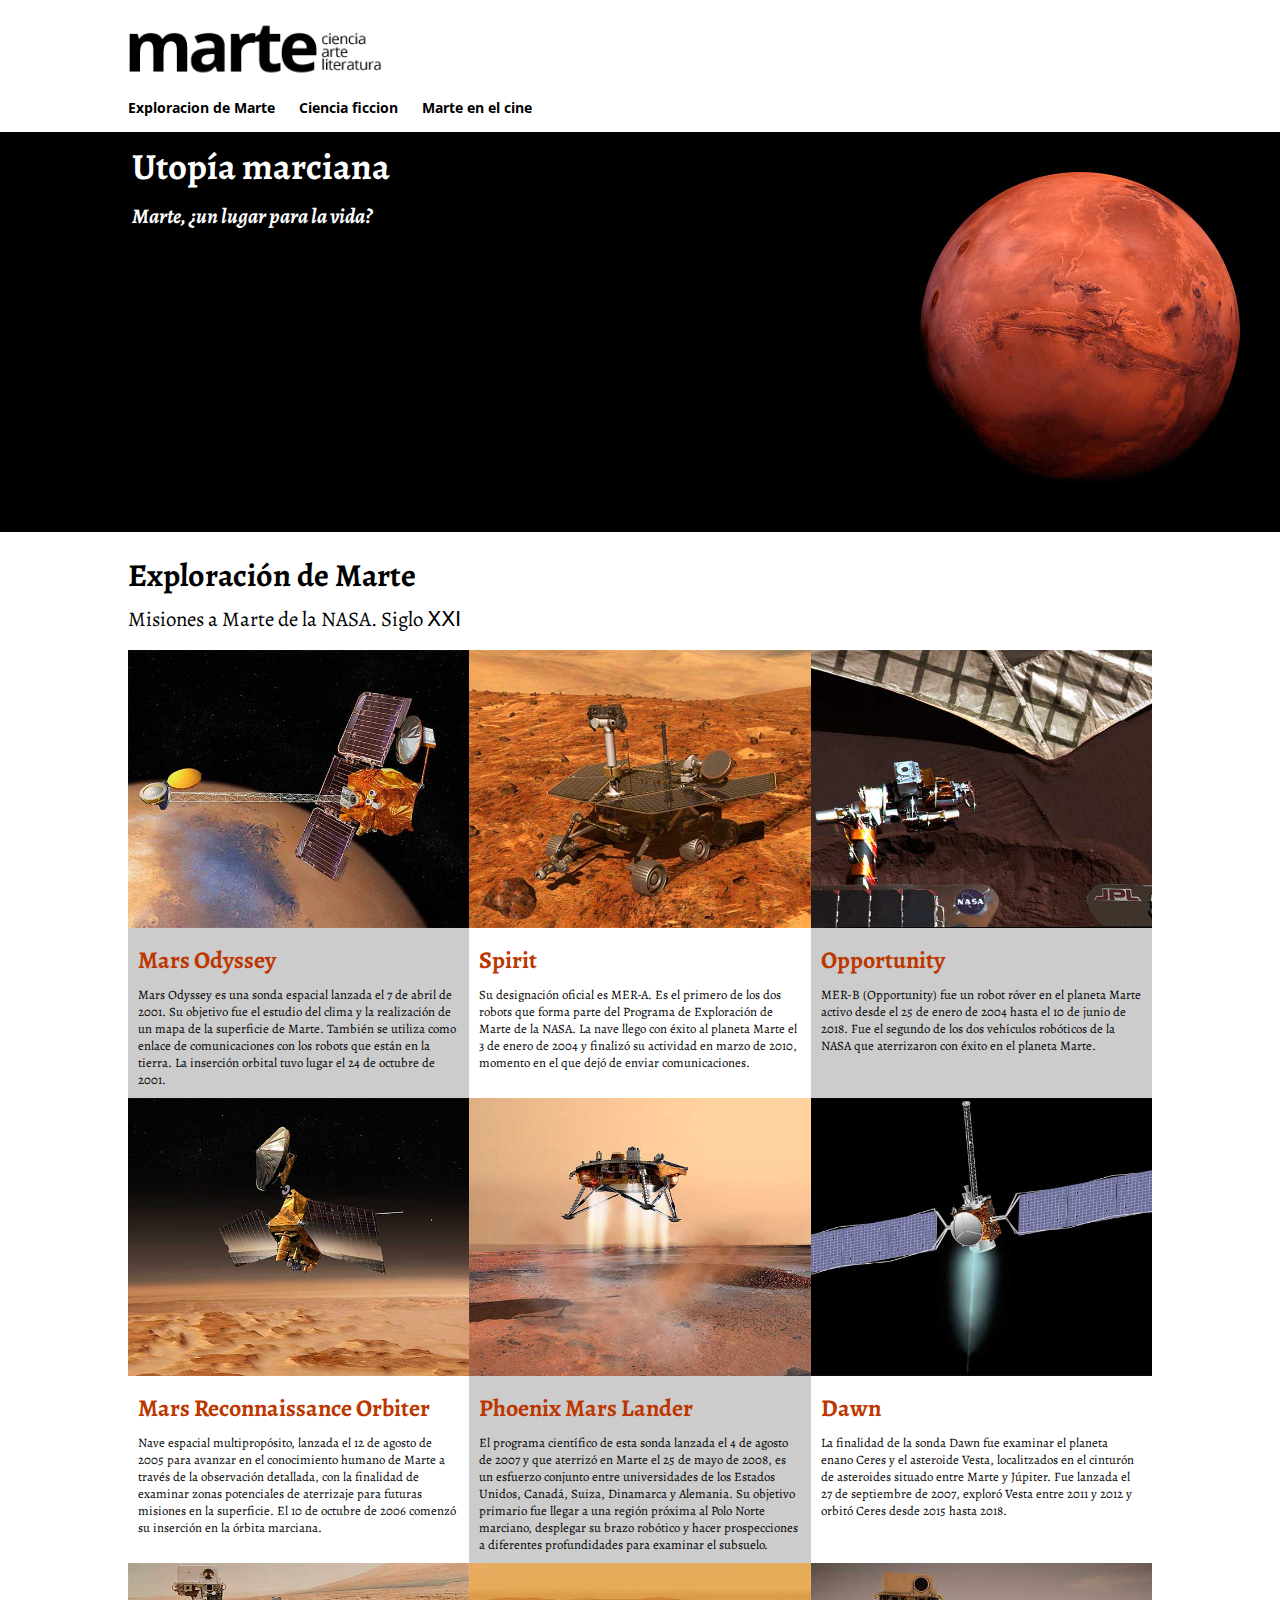
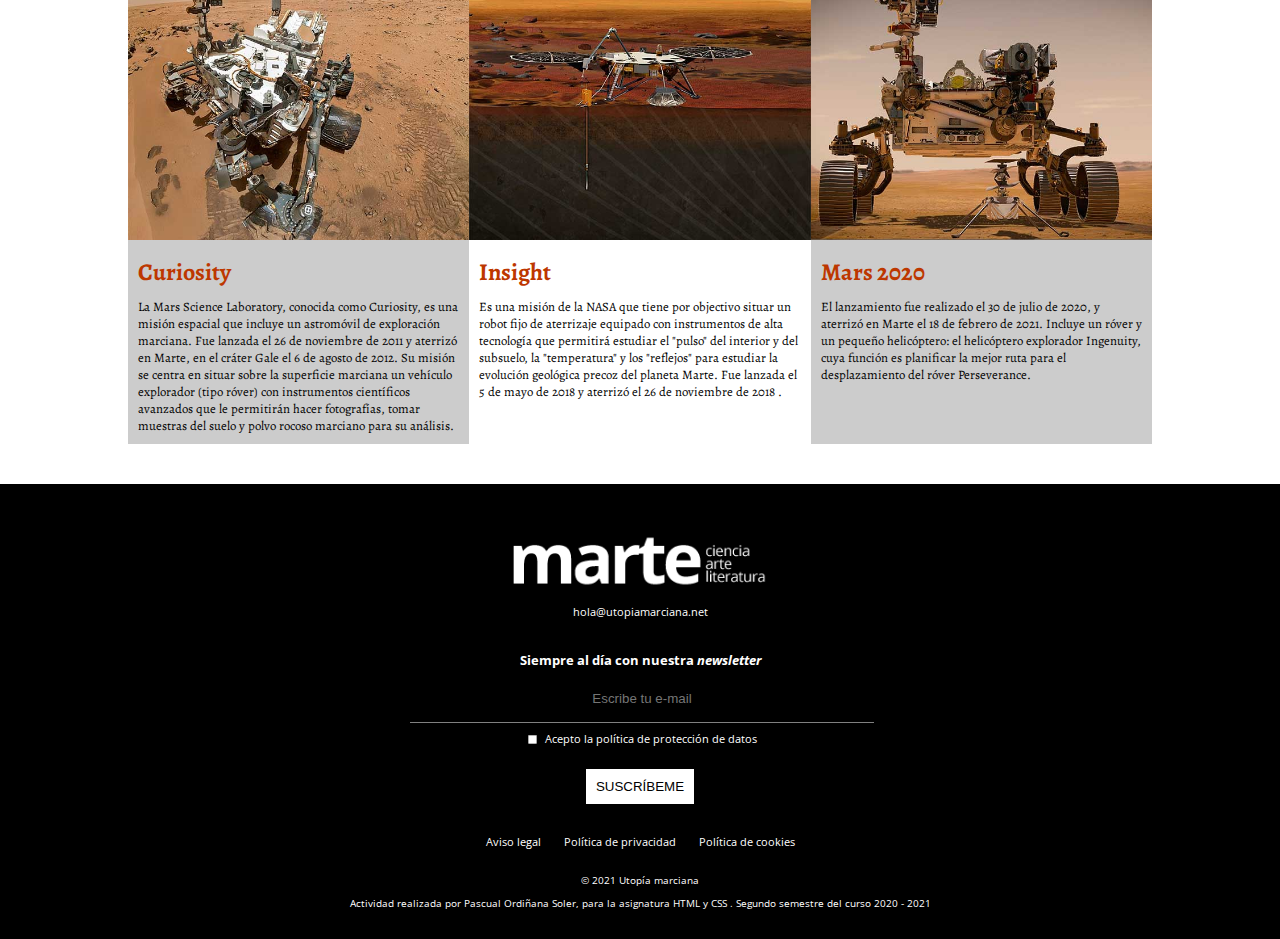
<file: index.html>
<!DOCTYPE html>
<html lang="es">
<title>Marte Ciencia, arte y literatura</title>
<meta charset="UTF-8">
<link rel="stylesheet" href="css/estilos.css">

<body>
    <header>
        <a href="index.html"><img class="imgHeader" src="img/logo-black-es.png"
                alt="Marte Ciencia, arte y literatura"></a>
        <nav id="menuNavegacion">
            <ul>
                <li><a href="#exploracionMarte">Exploracion de Marte</a></li>
                <li><a href="ciencia-ficcion.html">Ciencia ficcion</a></li>
                <li><a href="marte-en-el-cine.html">Marte en el cine</a></li>
            </ul>
        </nav>
    </header>
    <main class="main">
        <section class="utopia">
            <h1>Utopía marciana</h1>
            <h2>Marte, ¿un lugar para la vida?</h2>
        </section>
        <section class="misiones">
            <h1 id="exploracionMarte">Exploración de Marte</h1>
            <h2>Misiones a Marte de la NASA. Siglo <span>&#8553;&#8553;&#8544;</span> </h2>
            <div class="mision">
                <figure>
                    <img src="img/mars-odyssey.jpg" alt="Mars Odyssey">
                    <figcaption><a href="">Mars Odyssey</a></figcaption>
                </figure>
                <p>Mars Odyssey es una sonda espacial lanzada el <time datetime="2001-04-07">7 de abril de 2001</time>.
                    Su objetivo fue el estudio del
                    clima y la realización de un mapa de la superficie de Marte. También se utiliza como enlace de
                    comunicaciones con los robots que están en la tierra. La inserción orbital tuvo lugar el <time
                        datetime="2001-10-24">24 de
                        octubre de 2001</time>.</p>
            </div>
            <div class="mision">
                <figure>
                    <img src="img/spirit.jpg" alt="Spirit">
                    <figcaption><a href="">Spirit</a></figcaption>
                </figure>
                <p>Su designación oficial es <abbr title="Mars Exploration Rover - A">MER-A</abbr>. Es el primero de los
                    dos robots que forma parte del Programa de
                    Exploración de Marte de la <abbr title="National Aeronautics and Space Administration">NASA</abbr>.
                    La nave llego con éxito al planeta Marte el <time datetime="2004-01-03">3 de enero de 2004</time>
                    y
                    finalizó su actividad en <time datetime="2010-03">marzo de 2010</time>, momento en el que dejó de
                    enviar comunicaciones.</p>
            </div>
            <div class="mision">
                <figure>
                    <img src="img/opportunity.jpg" alt="Opportunity">
                    <figcaption><a href="">Opportunity</a></figcaption>
                </figure>
                <p><abbr title="Mars Exploration Rover - B">MER-B</abbr> (Opportunity) fue un robot róver en el planeta
                    Marte activo desde el <time datetime="2004-01-25">25 de enero de 2004</time>
                    hasta
                    el <time datetime="2018-06-10">10 de junio de 2018</time>. Fue el segundo de los dos vehículos
                    robóticos de la <abbr title="National Aeronautics and Space Administration">NASA</abbr> que
                    aterrizaron
                    con
                    éxito en el planeta Marte.</p>
            </div>
            <div class="mision">
                <figure>
                    <img src="img/mars-reconnaissance-orbiter.jpg" alt="Mars Reconnaissance Orbiter">
                    <figcaption><a href="">Mars Reconnaissance Orbiter</a></figcaption>
                </figure>
                <p>Nave espacial multipropósito, lanzada el <time datetime="2005-08-12">12 de agosto de 2005</time> para
                    avanzar en el conocimiento
                    humano
                    de Marte a través de la observación detallada, con la finalidad de examinar zonas potenciales de
                    aterrizaje para futuras misiones en la superficie. El <time datetime="2006-10-10">10 de octubre de
                        2006</time> comenzó su inserción
                    en
                    la órbita marciana.</p>
            </div>
            <div class="mision">
                <figure>
                    <img src="img/phoenix-mars-lander.jpg" alt="Phoenix Mars Lander">
                    <figcaption><a href="">Phoenix Mars Lander</a></figcaption>
                </figure>
                <p>El programa científico de esta sonda lanzada el <time datetime="2007-08-04">4 de agosto de
                        2007</time> y que aterrizó en Marte el <time datetime="2008-05-25">25 de mayo de 2008</time>, es
                    un esfuerzo conjunto entre
                    universidades de los Estados Unidos, Canadá, Suiza,
                    Dinamarca y Alemania. Su objetivo primario fue llegar a una región próxima al Polo Norte
                    marciano,
                    desplegar su brazo robótico y hacer prospecciones a diferentes profundidades para examinar el
                    subsuelo.</p>
            </div>
            <div class="mision">
                <figure>
                    <img src="img/dawn.jpg" alt="Dawn">
                    <figcaption><a href="">Dawn</a></figcaption>
                </figure>
                <p>La finalidad de la sonda Dawn fue examinar el planeta enano Ceres y el asteroide Vesta,
                    localitzados
                    en el cinturón de asteroides situado entre Marte y Júpiter. Fue lanzada el <time
                        datetime="2007-09-27">27 de septiembre de
                        2007</time>,
                    exploró Vesta entre <time datetime="2011">2011</time> y <time datetime="2012">2012</time> y orbitó
                    Ceres desde <time datetime="2015">2015</time> hasta <time datetime="2018">2018</time>.</p>
            </div>
            <div class="mision">
                <figure>
                    <img src="img/curiosity.jpg" alt="Curiosity">
                    <figcaption><a href="">Curiosity</a></figcaption>
                </figure>
                <p>La Mars Science Laboratory, conocida como Curiosity, es una misión espacial que incluye un
                    astromóvil
                    de exploración marciana. Fue lanzada el <time datetime="2011-11-26">26 de noviembre de 2011</time> y
                    aterrizó en Marte, en el
                    cráter
                    Gale el <time datetime="2012-08-06">6 de agosto de 2012</time>. Su misión se centra en situar sobre
                    la superficie marciana un
                    vehículo
                    explorador (tipo róver) con instrumentos científicos avanzados que le permitirán hacer
                    fotografías,
                    tomar muestras del suelo y polvo rocoso marciano para su análisis.</p>
            </div>
            <div class="mision">
                <figure>
                    <img src="img/insight.jpg" alt="Insight">
                    <figcaption><a href="">Insight</a></figcaption>
                </figure>
                <p>Es una misión de la <abbr title="National Aeronautics and Space Administration">NASA</abbr> que tiene
                    por objectivo situar un robot fijo de aterrizaje equipado con
                    instrumentos de alta tecnología que permitirá estudiar el "pulso" del interior y del subsuelo,
                    la
                    "temperatura" y los "reflejos" para estudiar la evolución geológica precoz del planeta Marte.
                    Fue
                    lanzada el <time datetime="2018-05-05">5 de mayo de 2018</time> y aterrizó el <time
                        datetime="2018-11-26">26 de noviembre de 2018</time>
                    .</p>
            </div>
            <div class="mision">
                <figure>
                    <img src="img/mars-2020.jpg" alt="Mars 2020">
                    <figcaption><a href="./mars-2020.html">Mars 2020</a></figcaption>
                </figure>
                <p>El lanzamiento fue realizado el <time datetime="2020-07-30">30 de julio de 2020</time>, y aterrizó en
                    Marte el <time datetime="2021-02-18">18 de febrero de
                        2021</time>.
                    Incluye un róver y un pequeño helicóptero: el helicóptero explorador Ingenuity, cuya función es
                    planificar la mejor ruta para el desplazamiento del róver Perseverance.</p>
            </div>
        </section>
    </main>
    <footer>
        <img src="img/logo-white-es.png" alt="Marte Ciencia, arte y literatura">
        <div class="footerMail">
            <p><a href="mailto:hola@utopiamarciana.net">hola@utopiamarciana.net</a></p>
        </div>
        <div class="lemaFooter">
            <p>Siempre al día con nuestra <i>newsletter</i></p>
        </div>
        <div class="formulario">
            <form>
                <input class="inputText" type="text" name="email" placeholder="Escribe tu e-mail">
                <input type="checkbox" id="cBPoli" name="cBPoli">
                <label class="labelInputText" for="cBPoli">Acepto la política de protección de
                    datos</label>
                <input type="submit" value="SUSCRÍBEME">
            </form>
        </div>
        <div>
            <ul>
                <li><a href="">Aviso legal</a></li>
                <li><a href="">Política de privacidad</a></li>
                <li><a href="">Política de cookies</a></li>
            </ul>
        </div>
        <div class="copyright">
            <p>&copy; 2021 Utopía marciana</p>
            <p>Actividad realizada por Pascual Ordiñana Soler, para la asignatura <abbr
                    title="HyperText Markup Language">HTML</abbr> y <abbr title=" Cascading Style Sheets">CSS</abbr> .
                Segundo semestre del
                curso <time datetime="2020">2020</time> - <time datetime="2021">2021</time></p>
        </div>
    </footer>
</body>
</file>
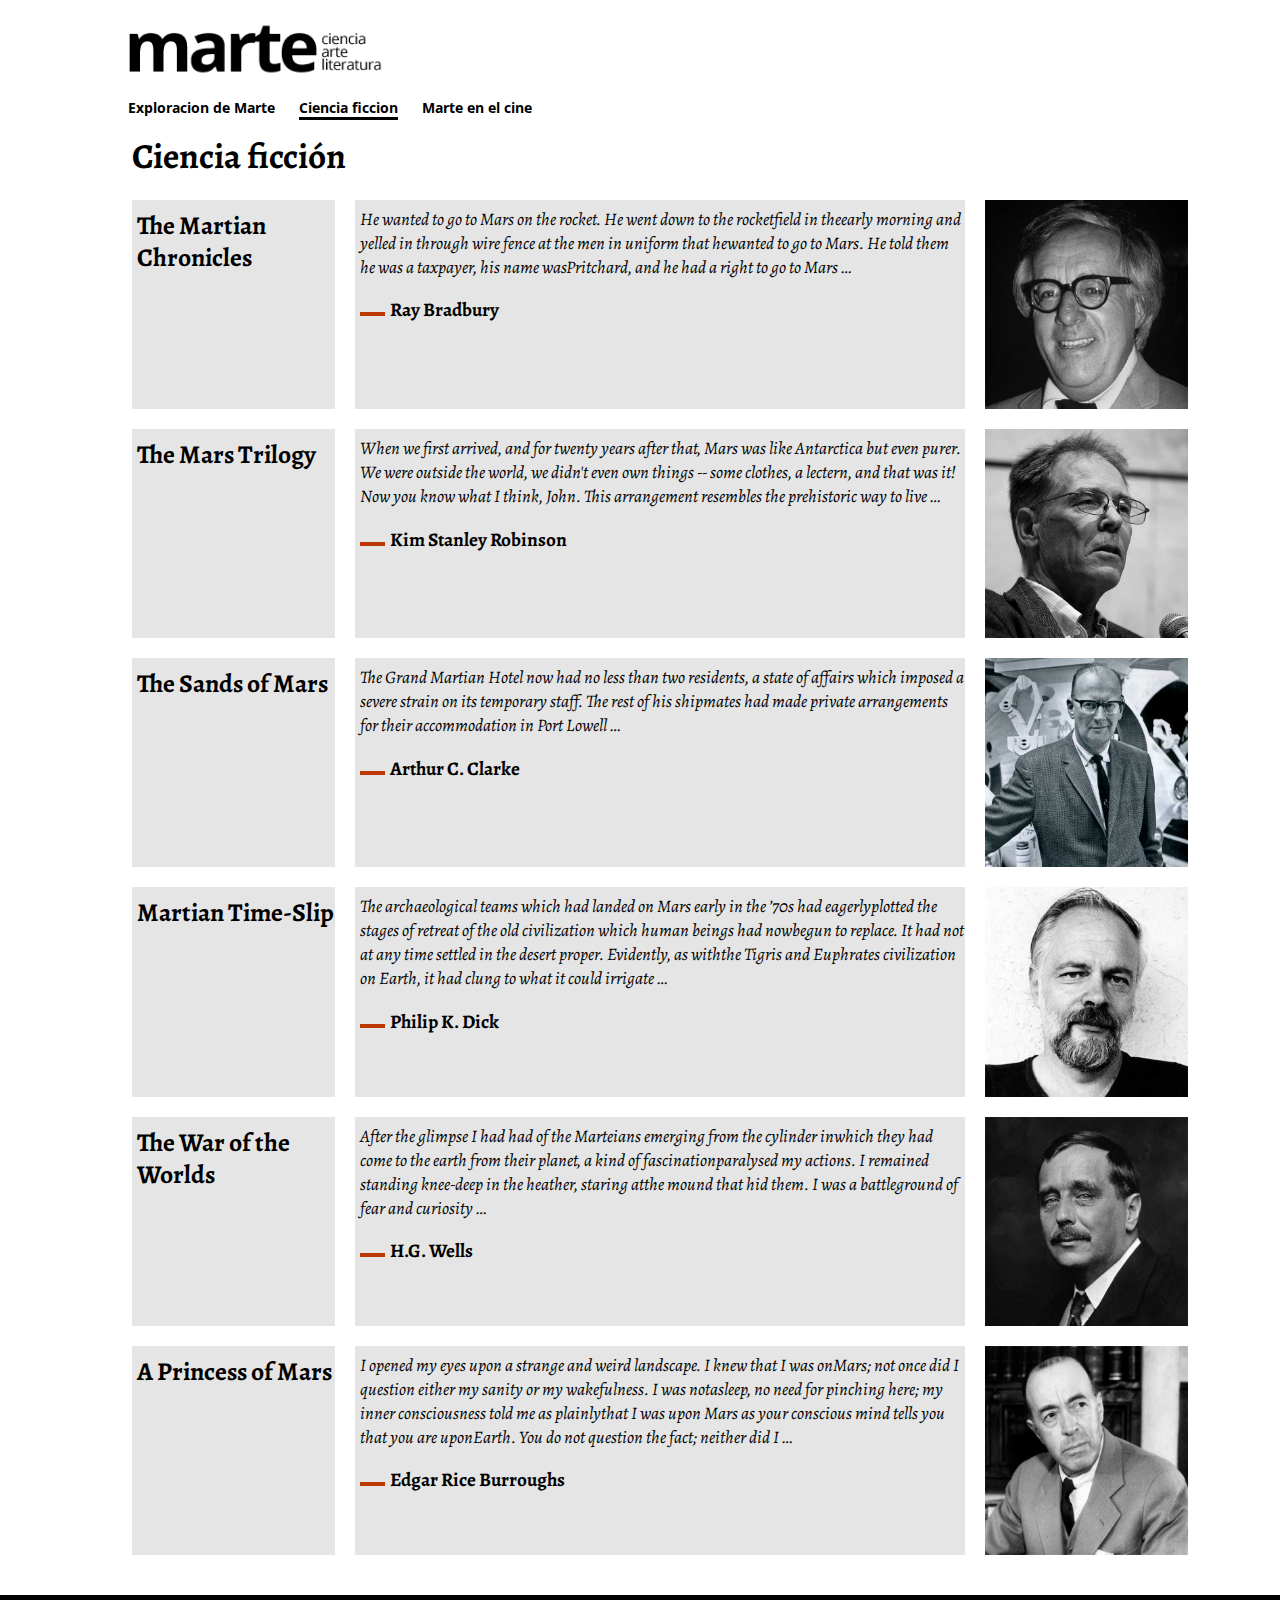
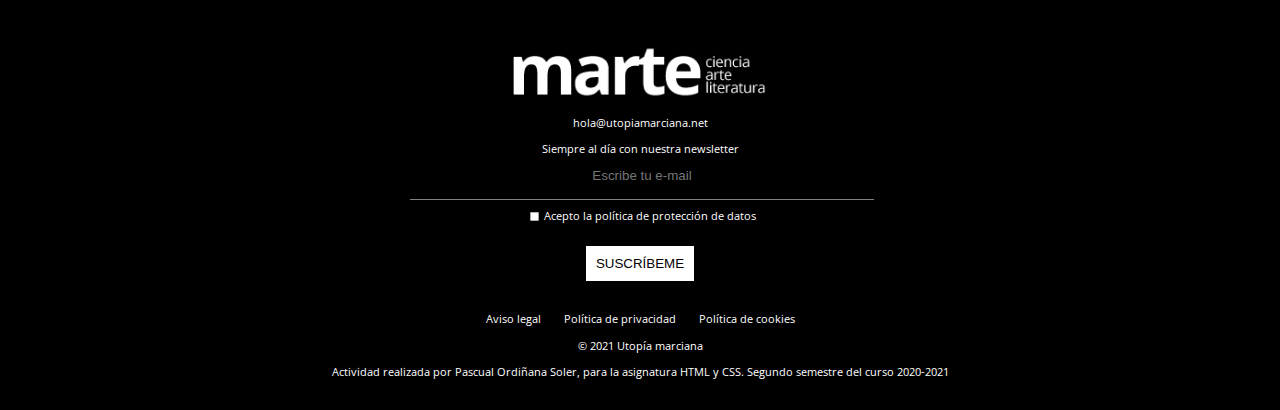
<file: ciencia-ficcion.html>
<!DOCTYPE html>
<html lang="es">
<title>Ciencia ficcion</title>
<meta charset="UTF-8">
<link rel="stylesheet" href="css/estilos.css">

<body>
    <header>
        <a href="index.html"><img class="imgHeader" src="img/logo-black-es.png"
                alt="Marte Ciencia, arte y literatura"></a>
        <nav id="menuNavegacion">
            <ul>
                <li><a href="mars-2020.html">Exploracion de Marte</a></li>
                <li><a href="ciencia-ficcion.html" class="linkActive">Ciencia ficcion</a></li>
                <li><a href="marte-en-el-cine.html">Marte en el cine</a></li>
            </ul>
        </nav>
    </header>
    <main class="main">
        <section class="containerCienciaFiccion">
            <h1 class="h1CienciaFiccion">Ciencia ficción</h1>
            <article>
                <h2>The Martian Chronicles</h2>
                <blockquote>
                    <p lang="en">He wanted to go to Mars on the rocket. He went down to the rocketfield in theearly
                        morning and
                        yelled in through wire fence at the men in uniform that hewanted to go to Mars. He told them he
                        was a taxpayer, his name wasPritchard, and he had a right to go to Mars …</p>
                    <div class="underlineCite"></div><cite>Ray Bradbury</cite>
                </blockquote>
                <figure>
                    <img src="img/ray-bradbury.jpg" alt="Ray Bradbury">
                </figure>
            </article>
            <article>
                <h2>The Mars Trilogy</h2>
                <blockquote>
                    <p lang="en">When we first arrived, and for twenty years after that, Mars was like Antarctica but
                        even purer.
                        We were outside the world, we didn't even own things -- some clothes, a lectern, and that was
                        it! Now you know what I think, John. This arrangement resembles the prehistoric way to live …
                    </p>

                    <div class="underlineCite"></div><cite>Kim Stanley Robinson </cite>

                </blockquote>
                <figure>
                    <img src="img/kim-stanley-robinson.jpg" alt="Kim Stanley Robinson">
                </figure>
            </article>
            <article>
                <h2>The Sands of Mars</h2>
                <blockquote>
                    <p lang="en">The Grand Martian Hotel now had no less than two residents, a state of affairs which
                        imposed a
                        severe strain on its temporary staff. The rest of his shipmates had made private arrangements
                        for their accommodation in Port Lowell …</p>
                    <div class="underlineCite"></div><cite>Arthur C. Clarke</cite>
                </blockquote>
                <figure>
                    <img src="img/arthur-c-clarke.jpg" alt="Arthur C. Clarke">
                </figure>
            </article>
            <article>
                <h2>Martian Time-Slip</h2>
                <blockquote>
                    <p lang="en">The archaeological teams which had landed on Mars early in the ’70s had eagerlyplotted
                        the stages
                        of retreat of the old civilization which human beings had nowbegun to replace. It had not at any
                        time settled in the desert proper. Evidently, as withthe Tigris and Euphrates civilization on
                        Earth, it had clung to what it could irrigate …</p>

                    <div class="underlineCite"></div><cite>Philip K. Dick </cite>

                </blockquote>
                <figure>
                    <img src="img/philip-k-dick.jpg" alt="Philip K. Dick ">
                </figure>
            </article>
            <article>
                <h2>The War of the Worlds</h2>
                <blockquote>
                    <p lang="en">After the glimpse I had had of the Marteians emerging from the cylinder inwhich they
                        had come to
                        the earth from their planet, a kind of fascinationparalysed my actions. I remained standing
                        knee-deep in the heather, staring atthe mound that hid them. I was a battleground of fear and
                        curiosity …</p>

                    <div class="underlineCite"></div><cite>H.G. Wells</cite>

                </blockquote>
                <figure>
                    <img src="img/h-g-wells.jpg" alt="H.G. Wells">
                </figure>
            </article>
            <article>
                <h2>A Princess of Mars</h2>
                <blockquote>
                    <p lang="en">I opened my eyes upon a strange and weird landscape. I knew that I was onMars; not once
                        did I
                        question either my sanity or my wakefulness. I was notasleep, no need for pinching here; my
                        inner consciousness told me as plainlythat I was upon Mars as your conscious mind tells you that
                        you are uponEarth. You do not question the fact; neither did I …</p>

                    <div class="underlineCite"></div><cite>Edgar Rice Burroughs </cite>

                </blockquote>
                <figure>
                    <img src="img/edgar-rice-burroughs.jpg" alt="Edgar Rice Burroughs">
                </figure>
            </article>
        </section>
    </main>
    <footer>
        <img src="img/logo-white-es.png" alt="Marte Ciencia, arte y literatura">
        <div>
            <p><a href="mailto:hola@utopiamarciana.net">hola@utopiamarciana.net</a></p>
        </div>
        <div>
            <p>Siempre al día con nuestra newsletter</p>
        </div>
        <div class="formulario">
            <form>
                <input type="text" name="email" placeholder="Escribe tu e-mail">
                <input type="checkbox" id="cBPoli" name="cBPoli"><label for="cBPoli">Acepto la política de protección de
                    datos</label>
                <input type="submit" value="SUSCRÍBEME">
            </form>
        </div>
        <div>
            <ul>
                <li><a href="">Aviso legal</a></li>
                <li><a href="">Política de privacidad</a></li>
                <li><a href="">Política de cookies</a></li>
            </ul>
        </div>
        <div>
            <p>&copy; 2021 Utopía marciana</p>
            <p>Actividad realizada por Pascual Ordiñana Soler, para la asignatura <abbr
                    title="HyperText Markup Language">HTML</abbr> y <abbr title=" Cascading Style Sheets">CSS</abbr>.
                Segundo semestre del
                curso <time datetime="2020">2020</time>-<time datetime="2021">2021</time></p>
        </div>
    </footer>
</body>
</file>
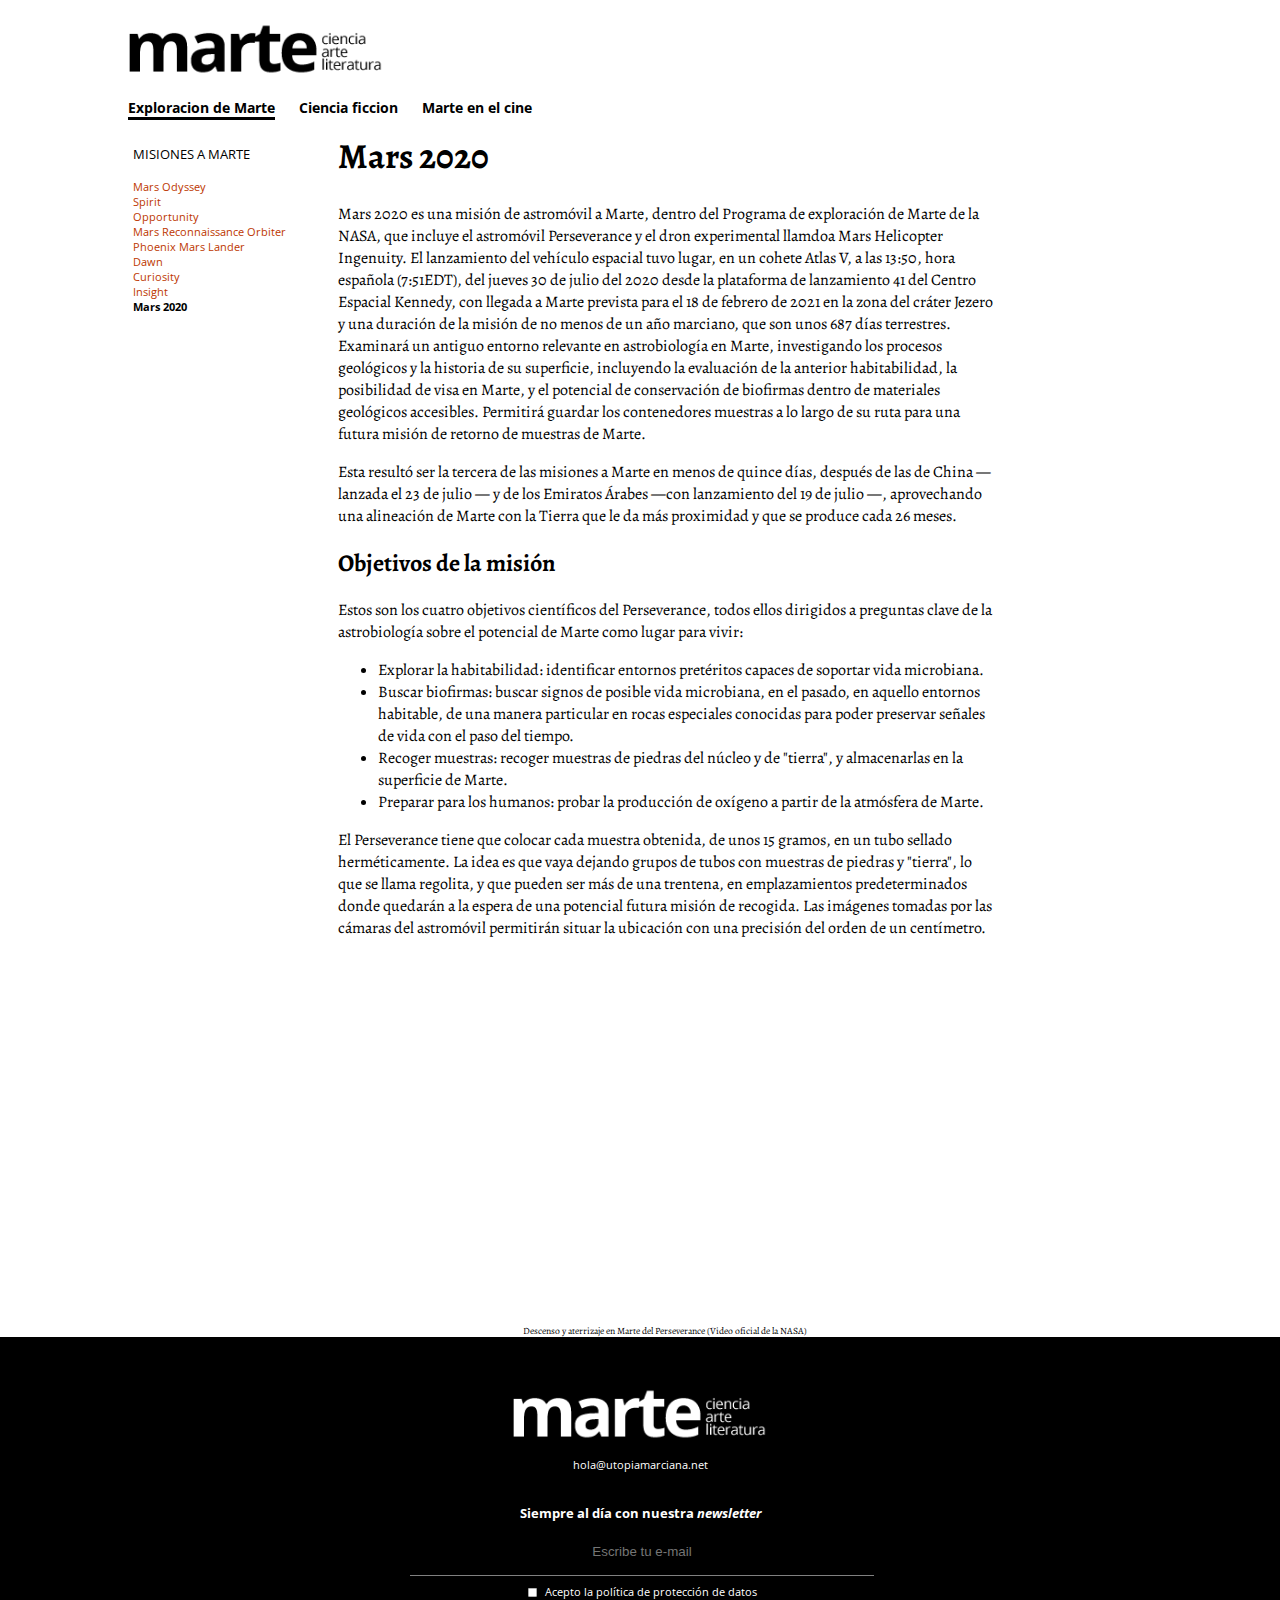
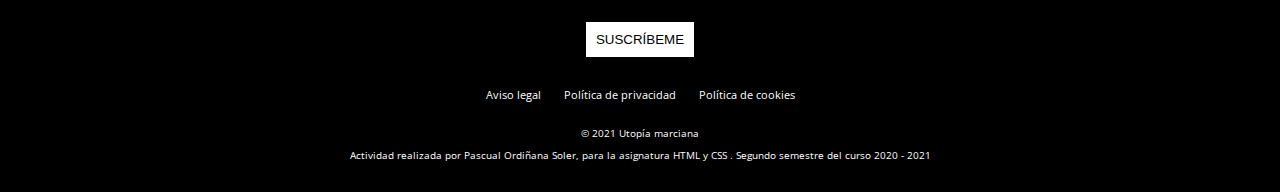
<file: mars-2020.html>
<!DOCTYPE html>
<html lang="es">
<title>Marte 2020</title>
<meta charset="UTF-8">
<link rel="stylesheet" href="css/estilos.css">

<body>
    <header>
        <a href="index.html"><img class="imgHeader" src="img/logo-black-es.png"
                alt="Marte Ciencia, arte y literatura"></a>
        <nav id="menuNavegacion">
            <ul>
                <li><a href="mars-2020.html" class="linkActive">Exploracion de Marte</a></li>
                <li><a href="ciencia-ficcion.html">Ciencia ficcion</a></li>
                <li><a href="marte-en-el-cine.html">Marte en el cine</a></li>
            </ul>
        </nav>
    </header>
    <main class="mainMars2020">
        <article class="articleMars2020">
            <h1 class="h1Mars2020">Mars 2020</h1>
            <p>Mars 2020 es una misión de astromóvil a Marte, dentro del Programa de exploración de Marte de la
                <abbr title="National Aeronautics and Space Administration">NASA</abbr>, que incluye el astromóvil Perseverance y el dron experimental llamdoa Mars Helicopter
                Ingenuity. El lanzamiento del vehículo espacial tuvo lugar, en un cohete Atlas V, a las <time datetime="13:50"></time> 13:50, hora
                española (<time datetime="07:51">7:51</time><abbr title="Eastern Daylight Time">EDT</abbr>), del <time datetime="2020-07-30">jueves 30 de julio del 2020</time> desde la plataforma de lanzamiento 41 del
                Centro Espacial Kennedy, con llegada a Marte prevista para el <time datetime="2021-02-18">18 de febrero de 2021</time> en la zona del
                cráter Jezero y una duración de la misión de no menos de un año marciano, que son unos 687 días
                terrestres. Examinará un antiguo entorno relevante en astrobiología en Marte, investigando los
                procesos geológicos y la historia de su superficie, incluyendo la evaluación de la anterior
                habitabilidad, la posibilidad de visa en Marte, y el potencial de conservación de biofirmas dentro
                de materiales geológicos accesibles. Permitirá guardar los contenedores muestras a lo largo de su
                ruta para una futura misión de retorno de muestras de Marte.</p>
            <p>Esta resultó ser la tercera de las misiones a Marte en menos de quince días, después de las de China
                —lanzada el <time datetime="07-23">23 de julio</time> — y de los Emiratos Árabes —con lanzamiento del <time datetime="07-19">19 de julio</time> —, aprovechando
                una alineación de Marte con la Tierra que le da más proximidad y que se produce cada 26 meses.</p>
            <h2>Objetivos de la misión</h2>
            <p>Estos son los cuatro objetivos científicos del Perseverance, todos ellos dirigidos a preguntas clave
                de la astrobiología sobre el potencial de Marte como lugar para vivir:</p>
            <ul>
                <li>Explorar la habitabilidad: identificar entornos pretéritos capaces de soportar vida microbiana.
                </li>
                <li>Buscar biofirmas: buscar signos de posible vida microbiana, en el pasado, en aquello entornos
                    habitable, de una manera particular en rocas especiales conocidas para poder preservar señales
                    de vida con el paso del tiempo.</li>
                <li>Recoger muestras: recoger muestras de piedras del núcleo y de "tierra", y almacenarlas en la
                    superficie de Marte.</li>
                <li>Preparar para los humanos: probar la producción de oxígeno a partir de la atmósfera de Marte.
                </li>
            </ul>
            <p>El Perseverance tiene que colocar cada muestra obtenida, de unos 15 gramos, en un tubo sellado
                herméticamente. La idea es que vaya dejando grupos de tubos con muestras de piedras y "tierra", lo
                que se llama regolita, y que pueden ser más de una trentena, en emplazamientos predeterminados donde
                quedarán a la espera de una potencial futura misión de recogida. Las imágenes tomadas por las
                cámaras del astromóvil permitirán situar la ubicación con una precisión del orden de un centímetro.
            </p>
            <figure class="figureVideo">
                <iframe class="iframeVideo" src="https://www.youtube.com/embed/4czjS9h4Fpg" title="YouTube video player"
                    allow="accelerometer; autoplay; clipboard-write; encrypted-media; gyroscope; picture-in-picture"
                    allowfullscreen></iframe>
                <figcaption class="figcaptionMars2020">Descenso y aterrizaje en Marte del Perseverance (Video oficial de
                    la <abbr title="National Aeronautics and Space Administration">NASA</abbr>)</figcaption>
            </figure>
        </article>
        <div class="misionesMarteMars2020">
            <h3>MISIONES A MARTE</h3>
            <ul>
                <li><a href="#">Mars Odyssey</a></li>
                <li><a href="#">Spirit</a></li>
                <li><a href="#">Opportunity</a></li>
                <li><a href="#">Mars Reconnaissance Orbiter</a></li>
                <li><a href="#">Phoenix Mars Lander</a></li>
                <li><a href="#">Dawn</a></li>
                <li><a href="#">Curiosity</a></li>
                <li><a href="#">Insight</a></li>
                <li><a href="/mars-2020.html" class="linkActiveMisiones">Mars 2020</a></li>
            </ul>
        </div>
    </main>
    <footer>
        <img src="img/logo-white-es.png" alt="Marte Ciencia, arte y literatura">
        <div class="footerMail">
            <p><a href="mailto:hola@utopiamarciana.net">hola@utopiamarciana.net</a></p>
        </div>
        <div class="lemaFooter">
            <p>Siempre al día con nuestra <i>newsletter</i></p>
        </div>
        <div class="formulario">
            <form>
                <input class="inputText" type="text" name="email" placeholder="Escribe tu e-mail">
                <input type="checkbox" id="cBPoli" name="cBPoli">
                <label class="labelInputText" for="cBPoli">Acepto la política de protección de
                    datos</label>
                <input type="submit" value="SUSCRÍBEME">
            </form>
        </div>
        <div>
            <ul>
                <li><a href="">Aviso legal</a></li>
                <li><a href="">Política de privacidad</a></li>
                <li><a href="">Política de cookies</a></li>
            </ul>
        </div>
        <div class="copyright">
            <p>&copy; 2021 Utopía marciana</p>
            <p>Actividad realizada por Pascual Ordiñana Soler, para la asignatura <abbr
                    title="HyperText Markup Language">HTML</abbr> y <abbr title=" Cascading Style Sheets">CSS</abbr> .
                Segundo semestre del
                curso <time datetime="2020">2020</time> - <time datetime="2021">2021</time></p>
        </div>
    </footer>
</body>
</file>
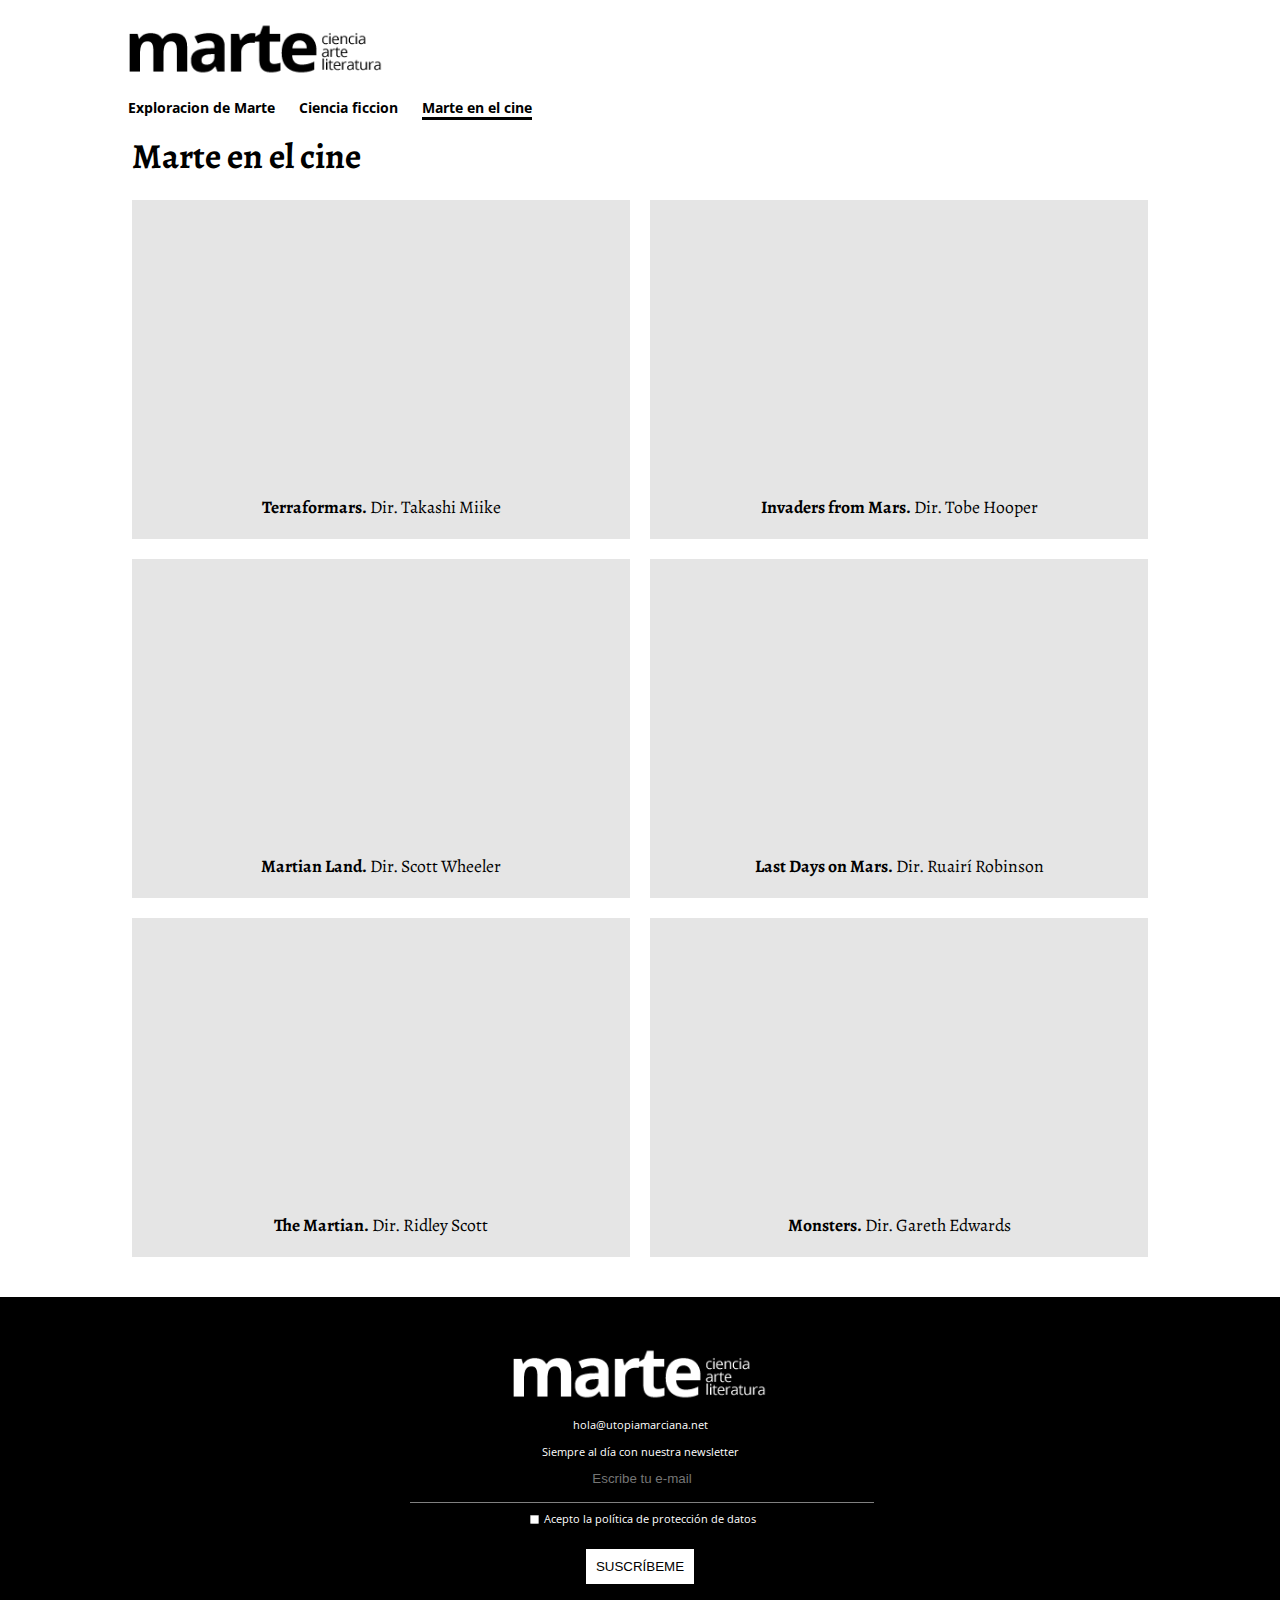
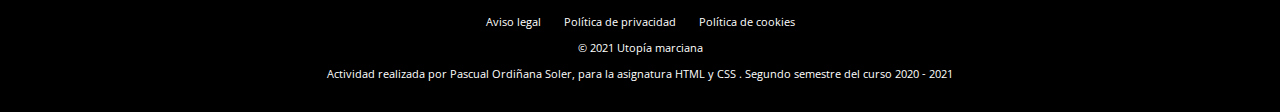
<file: marte-en-el-cine.html>
<!DOCTYPE html>
<html lang="es">
<title>Marte en el cine</title>
<meta charset="UTF-8">
<link rel="stylesheet" href="css/estilos.css">

<body>
    <header>
        <a href="index.html"><img class="imgHeader" src="img/logo-black-es.png"
                alt="Marte Ciencia, arte y literatura"></a>
        <nav id="menuNavegacion">
            <ul>
                <li><a href="mars-2020.html">Exploracion de Marte</a></li>
                <li><a href="ciencia-ficcion.html">Ciencia ficcion</a></li>
                <li><a href="marte-en-el-cine.html" class="linkActive">Marte en el cine</a></li>
            </ul>
        </nav>
    </header>
    <main class="main">
        <section class="containerMarteCine">
            <h1 class="h1CienciaFiccion">Marte en el cine</h1>
            <ul>
                <li>
                    <figure>
                        <iframe src="https://www.youtube.com/embed/pDNZul1RMcQ" title="YouTube video player"
                            allow="accelerometer; autoplay; clipboard-write; encrypted-media; gyroscope; picture-in-picture"
                            allowfullscreen></iframe>
                        <figcaption><b>Terraformars.</b> Dir. Takashi Miike</figcaption>
                    </figure>
                </li>
                <li>
                    <figure>
                        <iframe src="https://www.youtube.com/embed/wVH4RWzKZvk" title="YouTube video player"
                            allow="accelerometer; autoplay; clipboard-write; encrypted-media; gyroscope; picture-in-picture"
                            allowfullscreen></iframe>
                        <figcaption><b>Invaders from Mars.</b> Dir. Tobe Hooper</figcaption>
                    </figure>
                </li>
                <li>
                    <figure>
                        <iframe src="https://www.youtube.com/embed/IfpSo51jUUk" title="YouTube video player"
                            allow="accelerometer; autoplay; clipboard-write; encrypted-media; gyroscope; picture-in-picture"
                            allowfullscreen></iframe>
                        <figcaption><b>Martian Land.</b> Dir. Scott Wheeler</figcaption>
                    </figure>
                </li>
                <li>
                    <figure>
                        <iframe src="https://www.youtube.com/embed/ttA_Wxgo6js" title="YouTube video player"
                            allow="accelerometer; autoplay; clipboard-write; encrypted-media; gyroscope; picture-in-picture"
                            allowfullscreen></iframe>
                        <figcaption><b>Last Days on Mars.</b> Dir. Ruairí Robinson</figcaption>
                    </figure>
                </li>
                <li>
                    <figure>
                        <iframe src="https://www.youtube.com/embed/ej3ioOneTy8" title="YouTube video player"
                            allow="accelerometer; autoplay; clipboard-write; encrypted-media; gyroscope; picture-in-picture"
                            allowfullscreen></iframe>
                        <figcaption><b>The Martian.</b> Dir. Ridley Scott</figcaption>
                    </figure>
                </li>
                <li>
                    <figure>
                        <iframe src="https://www.youtube.com/embed/njeofv4dr9Q" title="YouTube video player"
                            allow="accelerometer; autoplay; clipboard-write; encrypted-media; gyroscope; picture-in-picture"
                            allowfullscreen></iframe>
                        <figcaption><b>Monsters.</b> Dir. Gareth Edwards</figcaption>
                    </figure>
                </li>
            </ul>
        </section>
    </main>
    <footer>
        <img src="img/logo-white-es.png" alt="Ciencia, arte y literatura">
        <div>
            <p><a href="mailto:hola@utopiamarciana.net">hola@utopiamarciana.net</a></p>
        </div>
        <div>
            <p>Siempre al día con nuestra newsletter</p>
        </div>
        <div class="formulario">
            <form>
                <input type="text" name="email" placeholder="Escribe tu e-mail">
                <input type="checkbox" id="cBPoli" name="cBPoli"><label for="cBPoli">Acepto la política de protección de
                    datos</label>
                <input type="submit" value="SUSCRÍBEME">
            </form>
        </div>
        <div>
            <ul>
                <li><a href="">Aviso legal</a></li>
                <li><a href="">Política de privacidad</a></li>
                <li><a href="">Política de cookies</a></li>
            </ul>
        </div>
        <div>
            <p>&copy; 2021 Utopía marciana</p>
            <p>Actividad realizada por Pascual Ordiñana Soler, para la asignatura <abbr
                    title="HyperText Markup Language">HTML</abbr> y <abbr title=" Cascading Style Sheets">CSS</abbr> .
                Segundo semestre del
                curso <time datetime="2020">2020</time> - <time datetime="2021">2021</time></p>
        </div>
    </footer>
</body>
</file>
<file: css/estilos.css>
@import url('https://fonts.googleapis.com/css2?family=Alegreya:ital,wght@0,400;0,700;1,400&display=swap');
@import url('https://fonts.googleapis.com/css2?family=Alegreya:ital,wght@0,400;0,700;1,400&family=Open+Sans:wght@400;700&display=swap');

/*----------------------------Reglas generales-------------------------------*/

html{
    font-family: 'Alegreya',serif;
}

body{
    margin: 0;
}

#menuNavegacion a{
    color: rgb(0, 0, 0);
    text-decoration: none;
}

#menuNavegacion a:hover{
    color: rgb(189, 55, 0);
}

#menuNavegacion a:active{
    color: rgb(0,0,0);
    border-bottom: 3px solid rgb(0, 0, 0);
}
#menuNavegacion{
    font-family: 'Open Sans', sans-serif;
    font-size: 0.9rem;
    font-weight: bolder;
}

abbr{
    text-decoration: none;
}

a{
    color: rgb(189, 55, 0);
    text-decoration: none;
}

a:hover{
    color: rgb(0, 0, 0);
}

.linkActive{
    border-bottom: 3px solid rgb(0, 0, 0);
}

.linkActiveMisiones{
    font-weight: bolder;
    color: rgb(0, 0, 0);
}

body{
    width: 100%;
}

body > header{
    text-align: center;
}

@media only screen and (min-width:600px){
    body > header{
        text-align: left;
        width: 80%;
        margin: auto;
    }
}

body > header > nav > ul{
    text-decoration: none;
    list-style: none;
    padding: 0;
}

@media only screen and (min-width:600px){
    #menuNavegacion li{
        display: inline;
        padding-right: 20px;
    }
}

.imgHeader{
    margin-top: 20px;
    width: 56%;
}

@media only screen and (min-width:600px){
    .imgHeader{
        width: 25%;
    }
}

.main img{
    width: 100%;
    height: auto;
}

footer{
    background-color: black;
    text-align: center;
    color: white;
    padding-top: 3rem;
    font-family: 'Open Sans';
    font-size: 0.7rem;
    padding-bottom: 20px;
}

footer .lemaFooter{
    font-size: 0.8rem;
    font-weight: bold;
}

footer .lemaFooter p{
    margin-top: 2rem;
    margin-bottom: 1.3rem;
}

footer a{
    color: rgb(255, 255, 255);
}

footer a:hover{
    color: rgb(189, 55, 0);
}

footer img{
    width: 56%;
}

.copyright{
    margin-top: 25px;
    font-size: 0.6rem;
}
/*-------------------------------CSS Form----------------------------------------*/
form{
    width: 90%;
    margin: auto;
    
}
.formulario input[type=text]{
    border: none;
    border-bottom: 1px solid gray;
    padding-bottom: 1rem;
    outline: none;
    background-color: black;
    text-align: center;
    width: 100%;
    margin: auto;
    color: gray;
}

footer input[type=submit]{
    background-color: rgb(255, 255, 255);
    color: rgb(0, 0, 0);margin-top: 20px;
    border: none;
    padding: 10px 10px;
    display: block;
    margin-right: auto;
    margin-left: auto;
}

footer input[type=submit]:hover{
    background-color: rgb(189, 55, 0);
    color: rgb(255, 255, 255);
}

footer ul li{
    list-style: none;
    display: inline;
    margin-left: 10px;
    margin-right: 10px;
}

footer ul{
    margin-top: 30px;
    padding:0;
}

footer input[type=checkbox]{
    margin-top: 10px;
    transform: scale(0.7);
    vertical-align: -3px;
}

@media only screen and (min-width:600px){
   footer img{
       width: 20%;
   }

   .formulario{
        width: 60%;
        margin: auto;
    }

    form{
        width: 60%;
        margin: auto;
    }


    footer input[type=submit]{
        display: block;
        margin-left: auto;
        margin-right: auto;
    }
}


/*-------------------------------CSS index.html----------------------------*/
.utopia{
    background-color: black;
    height: 200px;
    position: relative;
    padding-left: 5px;
    padding-right: 5px;
    background-image: url(/img/bg-hero-mars.jpg);
    background-position: right;
    background-repeat: no-repeat;
    background-size: contain;
}

.utopia h1, .utopia h2{
    color: white;
    position: relative;
    z-index: 1;
}

.utopia h1{
    font-size: 2.3rem;
    padding-top: 10px;
    padding-bottom: 10px;
    margin-bottom: 0px;
}

.utopia h2{
    font-size: 1.3rem;
    font-style: italic;
    margin-top: 0px;
}

@media only screen and (min-width:600px){
    .utopia h1{
        width: 80%;
        margin: auto;
    }
    
    .utopia h2{
        width: 80%;
        margin: auto;
    }

    .utopia{
        height: 400px;
    }
}

.misiones{
    padding-left: 5px;
    padding-right: 5px;
}

@media only screen and (min-width:600px){
    .misiones{
        max-width: 80%;
        margin: auto;
        display: grid;
        grid-template-areas: "h1 h1 h1"
                            "h2 h2 h2";
        grid-template-columns: 1fr 1fr 1fr;
        padding-bottom: 40px;
    }
}

.misiones h1{
    grid-area: h1;
    font-size: 2rem;
    margin-bottom: 0rem;
}



.misiones h2{
    grid-area: h2;
    font-size: 1.3rem;
    font-weight: normal;
    margin-top: 0.5rem;
}

.mision{
    margin-bottom: 2rem;
}

@media only screen and (min-width:600px){
    .mision:nth-child(odd){
        background: rgba(0, 0, 0, 0.2);
    }

    .mision{
        margin-bottom: 0px;
    }

    .mision figcaption{
        margin: 10px;
    }

    .mision p{
        margin: 10px;
    }

    .mision p{
        font-size: 0.8rem;
    }
}

.mision figure{
    margin: 0;
}

.mision a{
    font-size: 1.5rem;
    font-weight: bolder;
    color: rgb(189, 55, 0);
}

.misiones a:hover{
    color: rgb(0, 0, 0);
}

/*------------------------------Mars 2020---------------------------------*/
.h1Mars2020{
    font-size: 2.2rem;    
}

.articleMars2020{
    grid-area: article;
    padding-left: 5px;
    padding-right: 5px;
}

@media only screen and (min-width:600px){
    .articleMars2020{
        width: 80%;
    }

    .h1Mars2020{
        margin-top: 0px;
    }

    .mainMars2020{
        width: 80%;
        margin: auto;
        display: grid;
        grid-template-columns: 20% 80%;
        grid-template-areas: "menu article";
    }
}

.figureVideo{
    margin: 0px;
    position: relative;
    width: 100%;
    overflow: hidden;
    padding-top: 56.25%; /* 16:9 Aspect Ratio */
    
}

.iframeVideo{
    position: absolute;
    top: 0;
    left: 0;
    bottom: 0;
    right: 0;
    width: 100%;
    height: 90%;
    border: none;
}

.figcaptionMars2020{
    font-size: 0.6rem;
    text-align: center;
}

.misionesMarteMars2020{
    grid-area: menu;
    padding-left: 5px;
    font-family: "Open Sans";
}

.misionesMarteMars2020 h3{
    font-size: 0.8rem;
    font-weight: normal;
}

.misionesMarteMars2020 li{
    list-style: none;
    font-size: 0.7rem;
}

.misionesMarteMars2020 ul{
    padding-left: 0px;
}

/*------------------------------------CSS ciencia ficcion----------------------------------*/
.containerCienciaFiccion{
    padding-right: 5px;
    padding-left: 5px;
    margin-bottom: 40px;
}

.containerCienciaFiccion article{
    /*background-color: rgba(0,0,0,0.1);*/
}

.h1CienciaFiccion{
    font-size: 2.2rem;
    margin: auto;
    margin-bottom: 20px;
}

.containerCienciaFiccion h2{
    background-color: rgba(0,0,0,0.1);
    grid-area: title;
    font-size: 2rem;
    line-height: 2.5rem;
    padding-left: 5px;
    padding-top: 10px;
    margin-top: 20px;
    margin-bottom: 0px;
    padding-bottom: 20px;
}

.containerCienciaFiccion blockquote p{
    margin-top: 7px;
}

.containerCienciaFiccion blockquote{
    background-color: rgba(0,0,0,0.1);
    grid-area: quote;
    margin: 0px;
    padding-left: 5px;
    font-style: italic;
    font-size: 1.1rem;
}

.containerCienciaFiccion cite{
    font-style: normal;
    font-size: 1.2rem;
    font-weight: bolder;
}

.underlineCite{
    border-bottom: 4px rgb(189, 55, 0) solid;
    width: 25px;
    float: left;
    margin-right: 5px;
    margin-top: 16px;
}
.containerCienciaFiccion figure{
    background-color: rgba(0,0,0,0.1);
    grid-area: image;
    margin: 0px;
}

.containerCienciaFiccion img{
    margin-top: 10px;
}

@media only screen and (min-width:600px){
    .containerCienciaFiccion article{
        width: 80%;
        margin: auto;
        display: grid;
        grid-template-areas: "title quote image";
        grid-template-rows: 1fr;
        grid-template-columns: 20% 60% 20%;
        column-gap: 20px;
        margin-bottom: 20px;
        
        
    }

    .containerCienciaFiccion h2{
        margin-top: 0px;
        font-size: 2vw;
        line-height: 2.5vw;

    }

    .containerCienciaFiccion img{
        margin-top: 0px;
        height: 100%;        
    }

    .h1CienciaFiccion{
        font-size: 2.2rem;
        width: 80%;
        margin: auto;
        margin-bottom: 20px;
    }

}

/*------------------------------------CSS marte-en-el-cine.html----------------------------*/

.containerMarteCine li{
    list-style: none;
    background-color: rgba(0,0,0,0.1);
    margin-bottom: 20px;
    padding-bottom: 20px;
    text-align: center;
}

.containerMarteCine ul{
    padding-left: 0px;
    padding-bottom: 20px;
}

.containerMarteCine iframe{
    position: absolute;
    top: 0;
    left: 0;
    bottom: 0;
    right: 0;
    width: 100%;
    height: 90%;
    border: none;
}
.containerMarteCine figure{
    margin: 0px;
    position: relative;
    width: 100%;
    overflow: hidden;
    padding-top: 56.25%; /* 16:9 Aspect Ratio */
    
}

.containerMarteCine figcaption{
    padding-top: 15px;
    font-size: 1.1rem;
    
    
}
.containerMarteCine{
    padding-right: 5px;
    padding-left: 5px;
}
@media only screen and (min-width:600px){
    .containerMarteCine ul{
        width: 80%;
        margin: auto;
        display: grid;
        grid-template-columns: 1fr 1fr;
        column-gap: 20px;
    }
    .containerMarteCine iframe{
        position: absolute;
        top: 0;
        left: 0;
        bottom: 0;
        right: 0;
        width: 100%;
        height: 90%;
        border: none;
    }
    .containerMarteCine figure{
        margin: 0px;
        position: relative;
        width: 100%;
        overflow: hidden;
        padding-top: 56.25%; /* 16:9 Aspect Ratio */
        
    }
}
</file>
